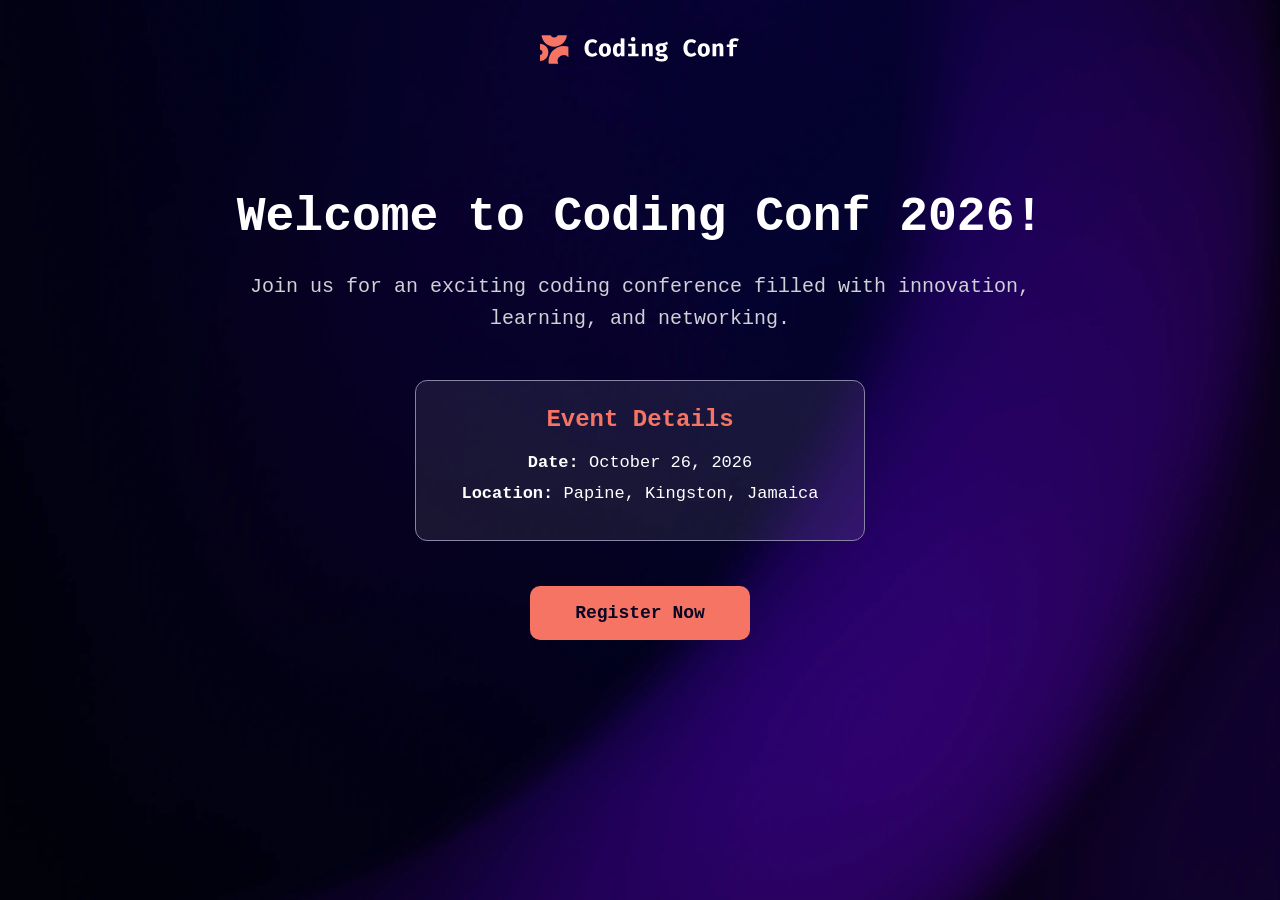
<file: index.html>
<!DOCTYPE html>
<html lang="en">
<head>
    <meta charset="UTF-8">
    <meta name="viewport" content="width=device-width, initial-scale=1.0">
    <title>Coding Conf 2026 | Home</title>
    <link rel="icon" href="../assets/images/favicon-32x32.png">
    <link rel="stylesheet" href="../css/style.css">
</head>
<body>
    <header class="site-header">
        <img src="../assets/images/logo-full.svg"
             alt="Coding Conf" class="logo">
    </header>

    <main class="home">
        <h1>Welcome to Coding Conf 2026!</h1>

        <p class="subtitle">
            Join us for an exciting coding conference
            filled with innovation, learning, and networking.
        </p>

        <section class="event-details" aria-labelledby="event-heading">
            <h2 id="event-heading">Event Details</h2>
            <p><strong>Date:</strong> October 26, 2026</p>
            <p><strong>Location:</strong> Papine, Kingston, Jamaica</p>
        </section>

        <a href="login.html" class="register-btn">
            Register Now
        </a>
    </main>
</body>
</html>
</file>
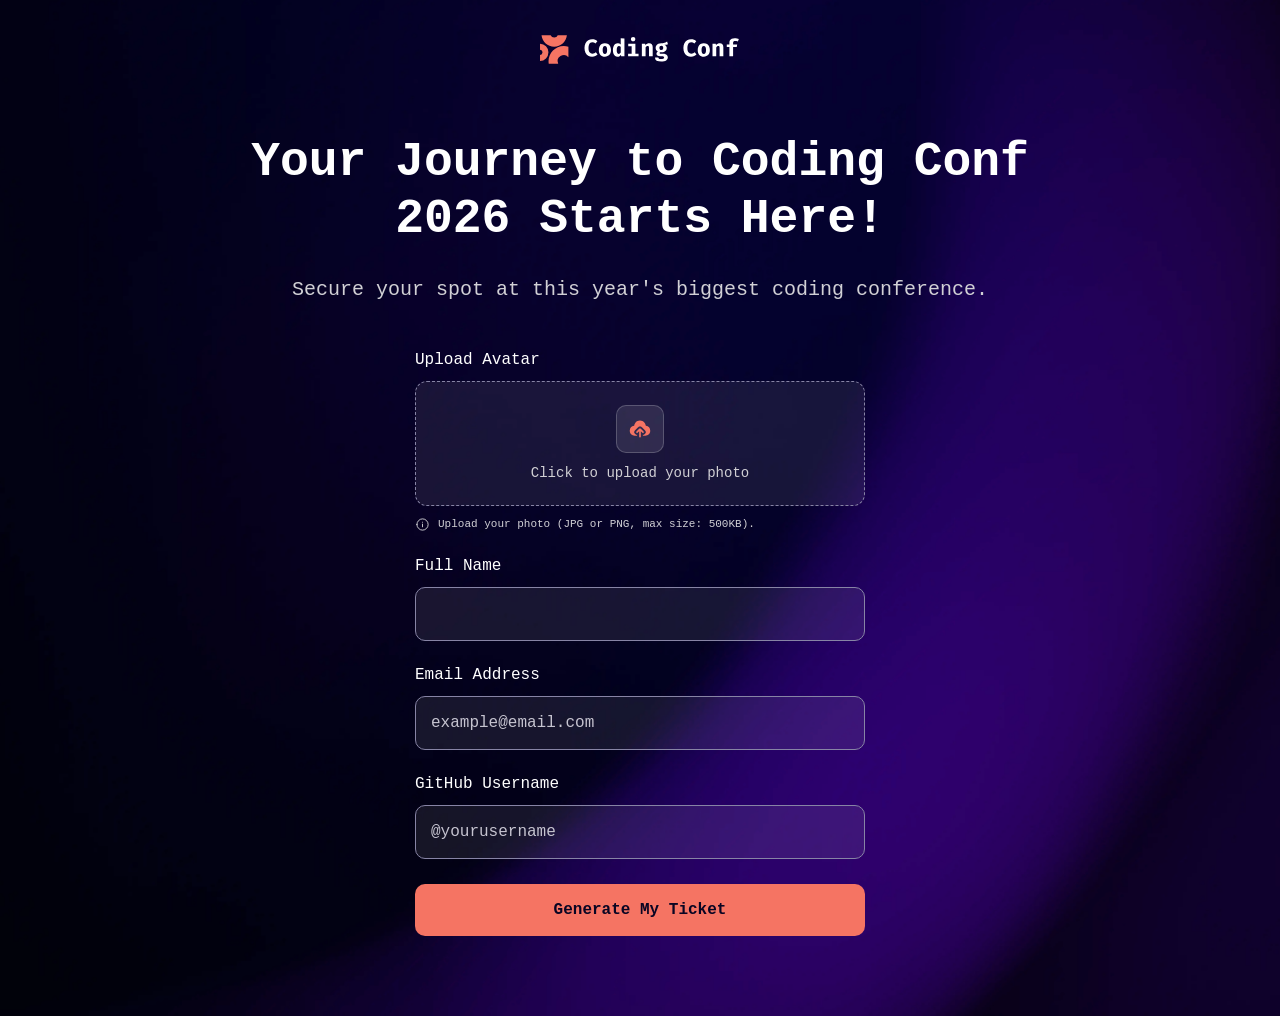
<file: login.html>
<!DOCTYPE html>
<html lang="en">
<head>
    <meta charset="UTF-8">
    <meta name="viewport" content="width=device-width, initial-scale=1.0">
    <title>Coding Conf 2026 | Registration</title>
    <link rel="icon" href="../assets/images/favicon-32x32.png">
    <link rel="stylesheet" href="../css/style.css">
    <script src="../js/validation.js" defer></script>
</head>
<body>
    <header class="site-header">
        <img src="../assets/images/logo-full.svg"
             alt="Coding Conf" class="logo">
    </header>

    <main class="registration">
        <h1>Your Journey to Coding Conf 2026 Starts Here!</h1>

        <p class="subtitle">
            Secure your spot at this year's biggest
            coding conference.
        </p>

        <form id="registrationForm" novalidate>
            <div class="form-group">
                <label id="avatarLabel" for="avatar">
                    Upload Avatar
                </label>

                <div class="upload-box" id="uploadBox"
                     role="button" tabindex="0"
                     aria-labelledby="avatarLabel"
                     aria-describedby="avatarMessage">
                    <img src="../assets/images/icon-upload.svg"
                         alt="" id="uploadIcon">

                    <img id="avatarPreview"
                         alt="Selected avatar preview" hidden>

                    <p id="uploadText">
                        Click to upload your photo
                    </p>

                    <div id="imageActions" hidden>
                        <button type="button" id="removeImage">
                            Remove image
                        </button>
                        <button type="button" id="changeImage">
                            Change image
                        </button>
                    </div>
                </div>

                <input type="file" id="avatar"
                       name="avatar"
                       accept=".jpg,.jpeg,.png,image/jpeg,image/png"
                       class="visually-hidden"
                       tabindex="-1">

                <p class="hint" id="avatarMessage" aria-live="polite">
                    <img src="../assets/images/icon-info.svg" alt="">
                    <span id="avatarHint">
                        Upload your photo (JPG or PNG, max size: 500KB).
                    </span>
                </p>
            </div>

            <div class="form-group">
                <label for="fullName">Full Name</label>
                <input type="text" id="fullName"
                       name="fullName" autocomplete="name"
                       aria-describedby="nameError">
                <p class="error" id="nameError" aria-live="polite"></p>
            </div>

            <div class="form-group">
                <label for="email">Email Address</label>
                <input type="email" id="email"
                       name="email" autocomplete="email"
                       placeholder="example@email.com"
                       aria-describedby="emailError">
                <p class="error" id="emailError" aria-live="polite"></p>
            </div>

            <div class="form-group">
                <label for="github">GitHub Username</label>
                <input type="text" id="github"
                       name="github"
                       placeholder="@yourusername"
                       aria-describedby="githubError">
                <p class="error" id="githubError" aria-live="polite"></p>
            </div>

            <button type="submit" class="generate-btn">
                Generate My Ticket
            </button>
        </form>
    </main>
</body>
</html>
</file>
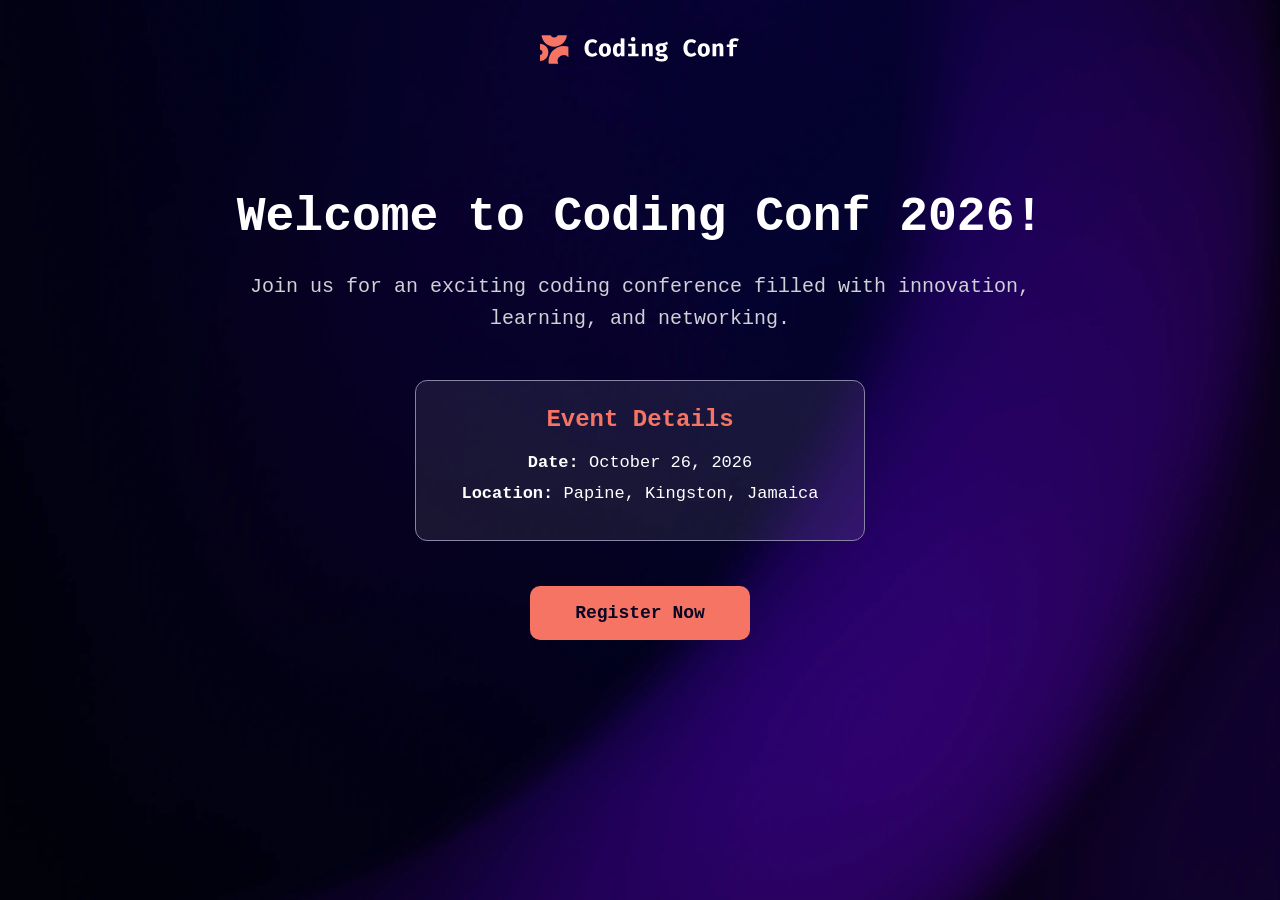
<file: ticket.html>
<!DOCTYPE html>
<html lang="en">
<head>
    <meta charset="UTF-8">
    <meta name="viewport" content="width=device-width, initial-scale=1.0">
    <title>Coding Conf 2026 | Your Ticket</title>
    <link rel="icon" href="../assets/images/favicon-32x32.png">
    <link rel="stylesheet" href="../css/style.css">
    <script src="../js/ticket.js" defer></script>
</head>
<body>
    <header class="site-header">
        <img src="../assets/images/logo-full.svg"
             alt="Coding Conf" class="logo">
    </header>

    <main class="ticket-page" id="ticketPage" hidden>
        <h1>
            Congrats, <span class="highlight" id="attendeeName"></span>!
            Your ticket is ready.
        </h1>

        <p class="subtitle">
            Your ticket has been generated for
            <span class="highlight" id="attendeeEmail"></span>.
            Keep this page for your event details.
        </p>

        <section class="ticket-card" aria-label="Conference ticket">
            <div class="ticket-main">
                <div class="ticket-header">
                    <img src="../assets/images/logo-full.svg"
                         alt="Coding Conf" class="ticket-logo">

                    <p class="ticket-date">
                        Oct 26, 2026 / Kingston, Jamaica
                    </p>
                </div>

                <div class="ticket-user">
                    <img id="ticketAvatar"
                         class="ticket-avatar"
                         alt="Attendee avatar">

                    <div class="ticket-user-info">
                        <h2 id="ticketName"></h2>

                        <p class="ticket-github">
                            <img src="../assets/images/icon-github.svg"
                                 alt="">
                            <a id="ticketGithub" target="_blank" rel="noopener noreferrer"></a>
                        </p>
                    </div>
                </div>
            </div>

            <div class="ticket-stub">
                <span id="ticketNumber" class="ticket-number"></span>
            </div>
        </section>
    </main>

    <main class="ticket-page" id="missingTicket" hidden>
        <h1>No ticket found</h1>
        <p class="subtitle">
            Complete the registration form to generate your ticket.
        </p>
        <a href="login.html" class="register-btn">
            Register Now
        </a>
    </main>
</body>
</html>
</file>
<file: css/style.css>
/* =========================================
   CODING CONF 2026 - MAIN STYLESHEET
   ========================================= */

* {
    margin: 0;
    padding: 0;
    box-sizing: border-box;
}

:root {
    --background: #090523;
    --coral: #f57463;
    --coral-hover: #ff9a8b;
    --white: #ffffff;
    --light-text: #d1d0d5;
    --border: #8784a5;
    --error: #ff786a;
}

body {
    min-height: 100vh;
    background-color: var(--background);
    background-image: url("../assets/images/background-desktop.png");
    background-size: cover;
    background-position: center;
    background-repeat: no-repeat;
    color: var(--white);
    font-family: "Courier New", Courier, monospace;
    overflow-x: hidden;
}

/* =========================================
   HEADER AND LOGO
   ========================================= */

header {
    width: 100%;
    display: flex;
    justify-content: center;
    align-items: center;
    padding: 35px 20px;
}

.logo {
    width: 200px;
    max-width: 100%;
    height: auto;
}

/* =========================================
   LANDING PAGE
   ========================================= */

.home {
    max-width: 850px;
    margin: 70px auto;
    padding: 20px;
    text-align: center;
}

.home h1 {
    font-size: 48px;
    line-height: 1.2;
    margin-bottom: 25px;
}

.subtitle {
    font-size: 20px;
    line-height: 1.6;
    color: var(--light-text);
}

.event-details {
    max-width: 450px;
    margin: 45px auto;
    padding: 25px;
    background: rgba(255, 255, 255, 0.08);
    border: 1px solid var(--border);
    border-radius: 12px;
}

.event-details h2 {
    margin-bottom: 20px;
    color: var(--coral);
}

.event-details p {
    margin: 12px 0;
    font-size: 17px;
}

.register-btn {
    display: inline-block;
    padding: 17px 45px;
    background: var(--coral);
    color: var(--background);
    text-decoration: none;
    font-size: 18px;
    font-weight: bold;
    border-radius: 10px;
    transition: background 0.3s ease;
}

.register-btn:hover {
    background: var(--coral-hover);
}

/* =========================================
   REGISTRATION PAGE
   ========================================= */

.registration {
    max-width: 850px;
    margin: 35px auto 80px;
    padding: 0 20px;
    text-align: center;
}

.registration h1 {
    font-size: clamp(28px, 4vw, 48px);
    line-height: 1.2;
    margin-bottom: 25px;
    font-weight: bold;
}

.registration .subtitle {
    max-width: 700px;
    margin: 0 auto 45px;
}

/* =========================================
   REGISTRATION FORM
   ========================================= */

#registrationForm {
    width: 100%;
    max-width: 450px;
    margin: 0 auto;
    text-align: left;
}

.form-group {
    margin-bottom: 25px;
}

.form-group label {
    display: block;
    margin-bottom: 12px;
    font-size: 16px;
    color: var(--white);
}

/* Text Inputs */

.form-group input:not([type="file"]) {
    display: block;
    width: 100%;
    height: 54px;
    padding: 15px;
    border: 1px solid var(--border);
    border-radius: 10px;
    background: rgba(255, 255, 255, 0.08);
    color: var(--white);
    font-family: inherit;
    font-size: 16px;
    transition: background 0.2s, border-color 0.2s;
}

.form-group input::placeholder {
    color: #c6c4d0;
}

.form-group input:not([type="file"]):hover {
    background: rgba(255, 255, 255, 0.14);
}

.form-group input:focus {
    outline: 2px solid #d1caff;
    outline-offset: 3px;
}

/* =========================================
   AVATAR UPLOAD
   ========================================= */

/* Hide the native file input on ALL screen sizes */
#avatar {
    display: none;
}

.upload-box {
    width: 100%;
    min-height: 125px;
    padding: 15px;
    border: 1px dashed var(--border);
    border-radius: 12px;
    background: rgba(255, 255, 255, 0.08);
    display: flex;
    flex-direction: column;
    align-items: center;
    justify-content: center;
    gap: 12px;
    text-align: center;
    cursor: pointer;
    transition: background 0.2s ease;
}

.upload-box:hover {
    background: rgba(255, 255, 255, 0.15);
}

.upload-box:focus-visible {
    outline: 2px solid #d1caff;
    outline-offset: 3px;
}

#uploadIcon {
    width: 48px;
    height: 48px;
    padding: 10px;
    border: 1px solid rgba(255, 255, 255, 0.2);
    border-radius: 10px;
    background: rgba(255, 255, 255, 0.1);
}

#uploadText {
    font-size: 14px;
    color: var(--light-text);
}

#avatarPreview {
    width: 50px;
    height: 50px;
    object-fit: cover;
    border-radius: 10px;
    border: 1px solid var(--border);
}

/* Image Action Buttons */

#imageActions {
    text-align: center;
}

#imageActions button {
    padding: 6px 10px;
    margin: 0 3px;
    border: none;
    border-radius: 5px;
    background: rgba(255, 255, 255, 0.15);
    color: var(--white);
    font-family: inherit;
    font-size: 11px;
    cursor: pointer;
}

#imageActions button:hover {
    background: rgba(255, 255, 255, 0.25);
}

/* Hide Elements */

[hidden] {
    display: none !important;
}

/* =========================================
   UPLOAD INFORMATION
   ========================================= */

.hint {
    display: flex;
    align-items: center;
    gap: 8px;
    margin-top: 10px;
    font-size: 11px;
    line-height: 1.5;
    color: var(--light-text);
}

.hint img {
    width: 15px;
    height: 15px;
}

/* =========================================
   VALIDATION ERRORS
   ========================================= */

.error {
    margin-top: 8px;
    color: var(--error);
    font-size: 12px;
    line-height: 1.5;
}

.form-group input.invalid {
    border-color: var(--error);
}

.form-group input.invalid:focus {
    outline-color: var(--error);
}

.hint.invalid {
    color: var(--error);
}

/* =========================================
   GENERATE TICKET BUTTON
   ========================================= */

.generate-btn {
    display: block;
    width: 100%;
    padding: 17px;
    border: none;
    border-radius: 10px;
    background: var(--coral);
    color: var(--background);
    font-family: inherit;
    font-size: 16px;
    font-weight: bold;
    text-align: center;
    cursor: pointer;
    transition: background 0.3s ease;
}

.generate-btn:hover {
    background: var(--coral-hover);
}

.generate-btn:focus-visible,
.register-btn:focus-visible {
    outline: 2px solid var(--white);
    outline-offset: 3px;
}

/* =========================================
   TICKET CONFIRMATION PAGE
   ========================================= */

.ticket-page {
    max-width: 900px;
    margin: 35px auto 80px;
    padding: 0 20px;
    text-align: center;
}

.ticket-page h1 {
    font-size: clamp(28px, 4vw, 48px);
    line-height: 1.2;
    margin-bottom: 30px;
}

.ticket-page .subtitle {
    max-width: 550px;
    margin: 0 auto 70px;
}

.highlight {
    color: var(--coral);
}

/* Ticket Card */

.ticket-card {
    position: relative;
    width: 100%;
    max-width: 600px;
    min-height: 280px;
    margin: 0 auto;
    padding: 30px;
    border: 1px solid var(--coral);
    border-radius: 12px;
    background: linear-gradient(
        110deg,
        rgba(255, 255, 255, 0.16),
        rgba(255, 255, 255, 0.08)
    );
    text-align: left;
    display: flex;
    flex-direction: column;
    justify-content: space-between;
    overflow: hidden;
}

.ticket-card::after {
    content: "";
    position: absolute;
    top: 15%;
    bottom: 15%;
    right: 19%;
    border-left: 2px dashed rgba(255, 255, 255, 0.3);
}

.ticket-logo {
    width: 200px;
    max-width: 70%;
}

.ticket-date {
    margin-top: 15px;
    color: var(--light-text);
    font-size: 13px;
}

.ticket-user {
    display: flex;
    align-items: center;
    gap: 15px;
    margin-top: 40px;
    max-width: 75%;
}

.ticket-avatar {
    width: 80px;
    height: 80px;
    border-radius: 12px;
    object-fit: cover;
}

.ticket-user-info h2 {
    font-size: 22px;
    margin-bottom: 8px;
    overflow-wrap: anywhere;
}

.ticket-github {
    display: flex;
    align-items: center;
    gap: 8px;
    color: var(--light-text);
    font-size: 13px;
    overflow-wrap: anywhere;
}

.ticket-github img {
    width: 18px;
    height: 18px;
}

.ticket-number {
    position: absolute;
    right: 5%;
    top: 50%;
    transform: translateY(-50%);
    writing-mode: vertical-rl;
    color: rgba(255, 255, 255, 0.5);
    font-size: 20px;
}

/* =========================================
   TABLET RESPONSIVENESS
   ========================================= */

@media (max-width: 768px) {

    body {
        background-image: url("../assets/images/background-tablet.png");
    }

    header {
        padding: 30px 20px;
    }

    .home {
        margin: 35px auto;
    }

    .home h1 {
        font-size: 34px;
    }

    .registration {
        margin-top: 30px;
    }

    .registration h1 {
        font-size: 36px;
    }

    .registration .subtitle {
        font-size: 18px;
    }

    .ticket-page h1 {
        font-size: 36px;
    }

    .ticket-card {
        min-height: 250px;
    }
}

/* =========================================
   MOBILE RESPONSIVENESS
   ========================================= */

@media (max-width: 480px) {

    body {
        background-image: url("../assets/images/background-mobile.png");
        background-position: center top;
    }

    header {
        padding: 30px 15px;
    }

    .logo {
        width: 170px;
    }

    /* Landing Page */

    .home {
        margin: 25px auto;
        padding: 15px;
    }

    .home h1 {
        font-size: 28px;
    }

    .subtitle {
        font-size: 16px;
    }

    .event-details {
        padding: 20px;
        margin: 35px auto;
    }

    .event-details p {
        font-size: 14px;
    }

    .register-btn {
        width: 100%;
        padding: 17px;
    }

    /* Registration Page */

    .registration {
        margin-top: 20px;
        padding: 0 16px 50px;
    }

    .registration h1 {
        font-size: 28px;
        line-height: 1.3;
        margin-bottom: 20px;
    }

    .registration .subtitle {
        font-size: 16px;
        margin-bottom: 35px;
    }

    #registrationForm {
        max-width: 100%;
    }

    .form-group {
        margin-bottom: 25px;
    }

    .form-group label {
        font-size: 16px;
    }

    .form-group input:not([type="file"]) {
        height: 54px;
        font-size: 16px;
    }

    .upload-box {
        min-height: 125px;
    }

    .generate-btn {
        padding: 17px;
        font-size: 16px;
    }

    /* Ticket Page */

    .ticket-page {
        margin-top: 20px;
        padding: 0 16px 60px;
    }

    .ticket-page h1 {
        font-size: 28px;
    }

    .ticket-page .subtitle {
        font-size: 16px;
        margin-bottom: 60px;
    }

    .ticket-card {
        min-height: 170px;
        padding: 18px 15px;
    }

    .ticket-logo {
        width: 140px;
    }

    .ticket-date {
        font-size: 10px;
    }

    .ticket-user {
        gap: 10px;
        margin-top: 25px;
    }

    .ticket-avatar {
        width: 48px;
        height: 48px;
    }

    .ticket-user-info h2 {
        font-size: 15px;
    }

    .ticket-github {
        font-size: 10px;
    }

    .ticket-github img {
        width: 14px;
        height: 14px;
    }

    .ticket-number {
        font-size: 14px;
    }

    #ticketGithub {
        color: var(--light-text);
        text-decoration: none;
    }

    #ticketGithub:hover {
        color: var(--coral);
        text-decoration: underline;
    }
}
</file>
